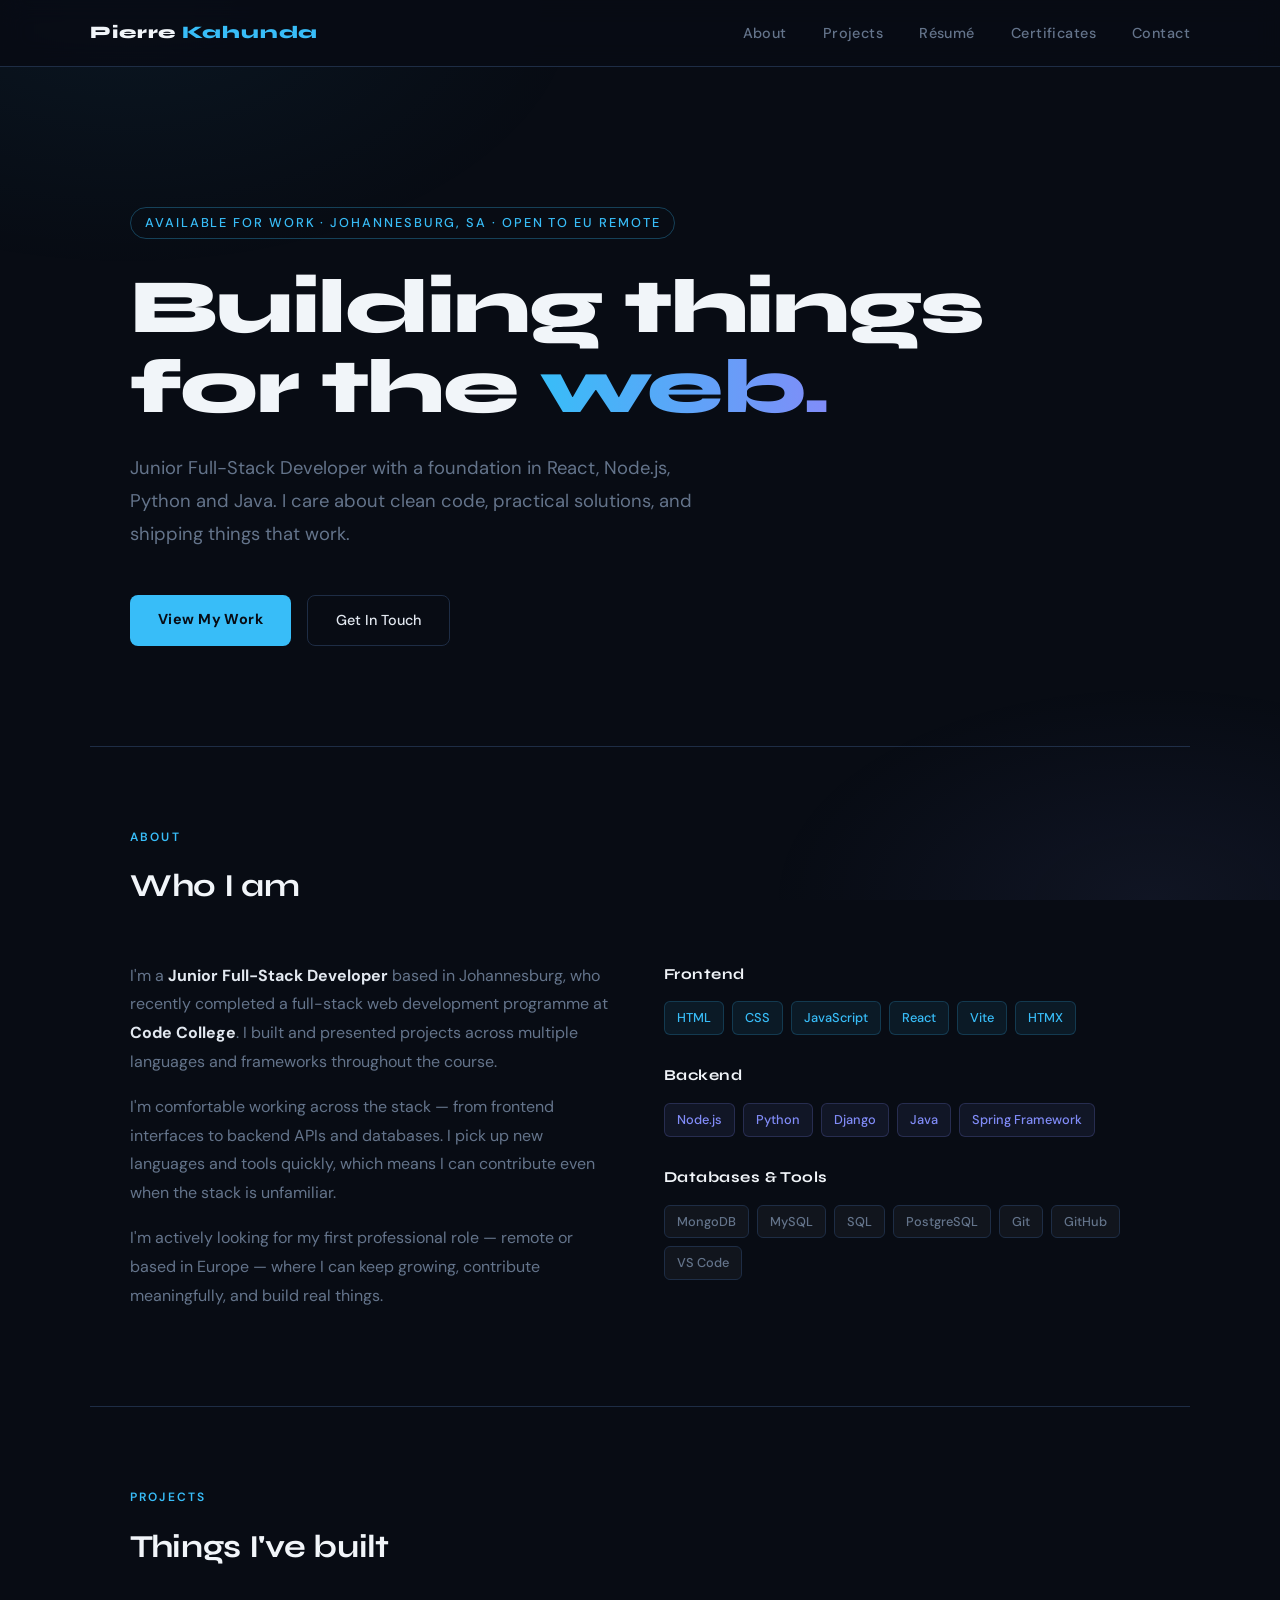
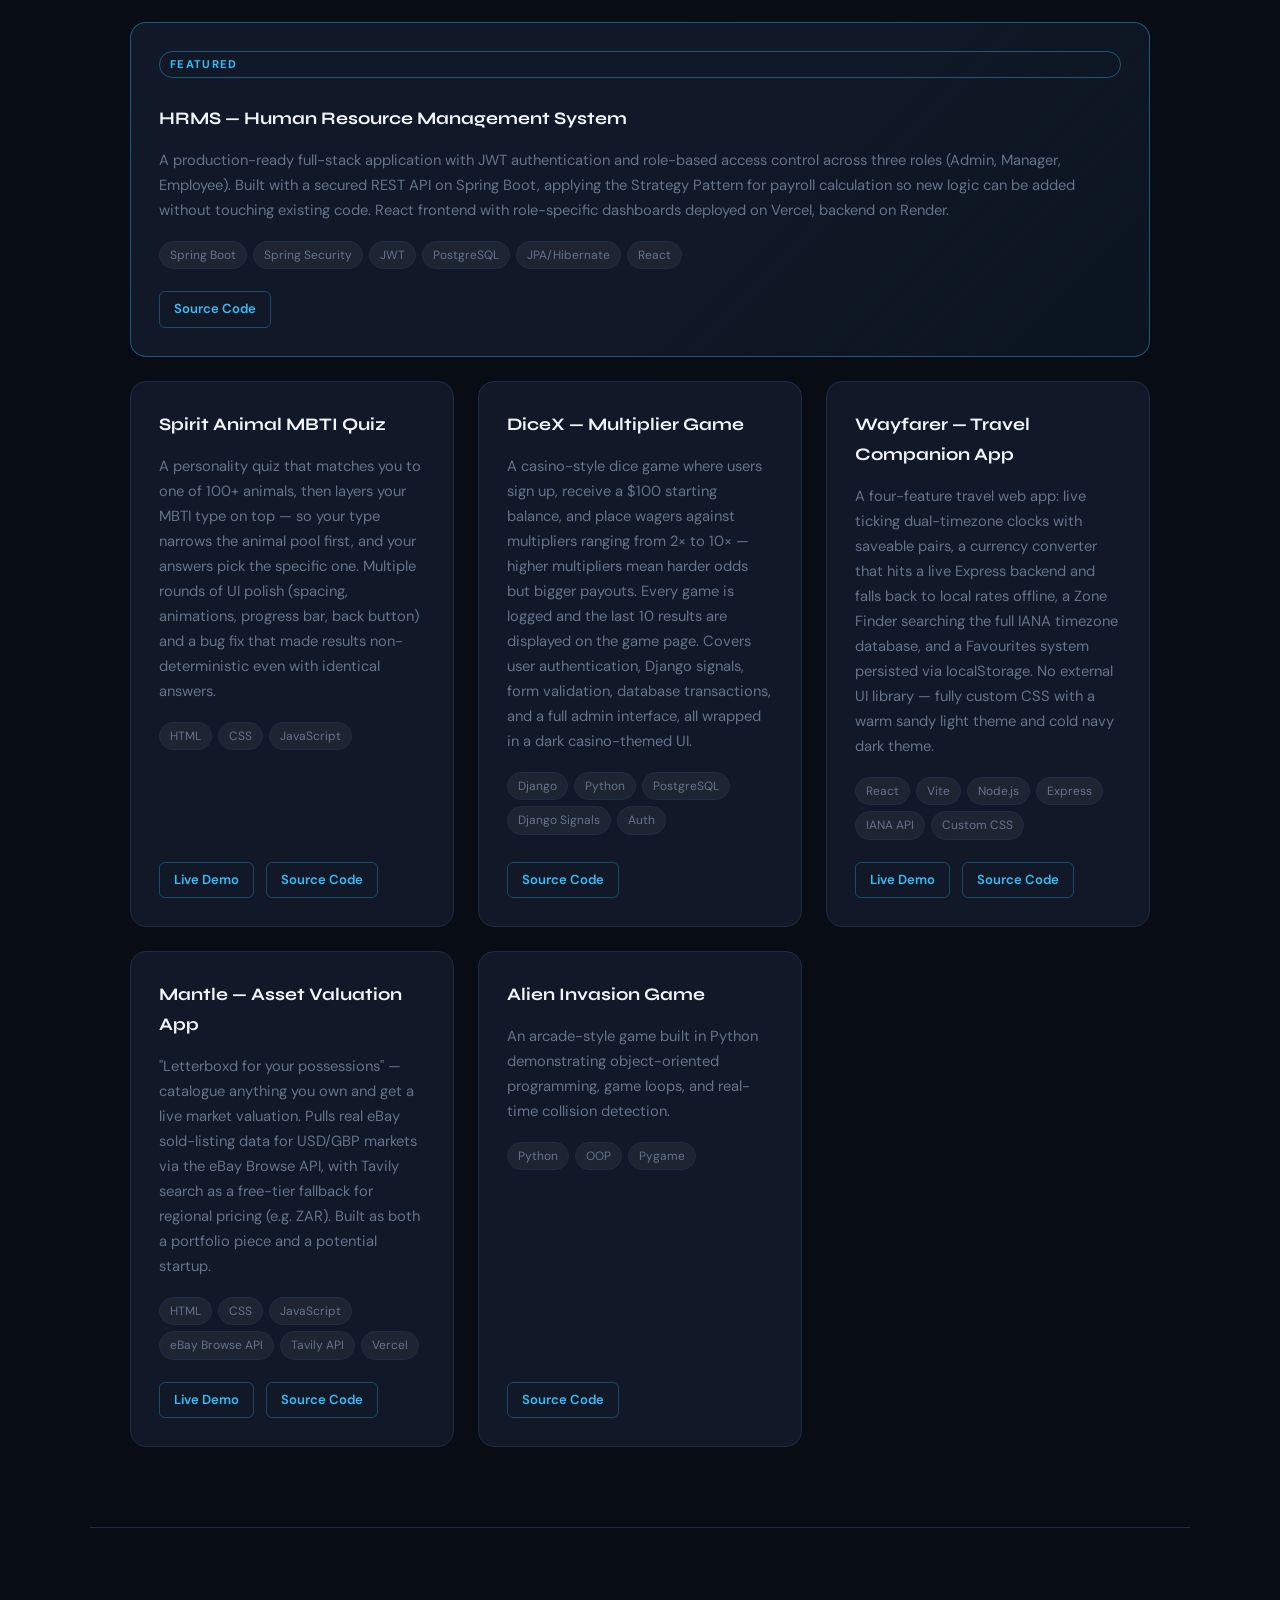
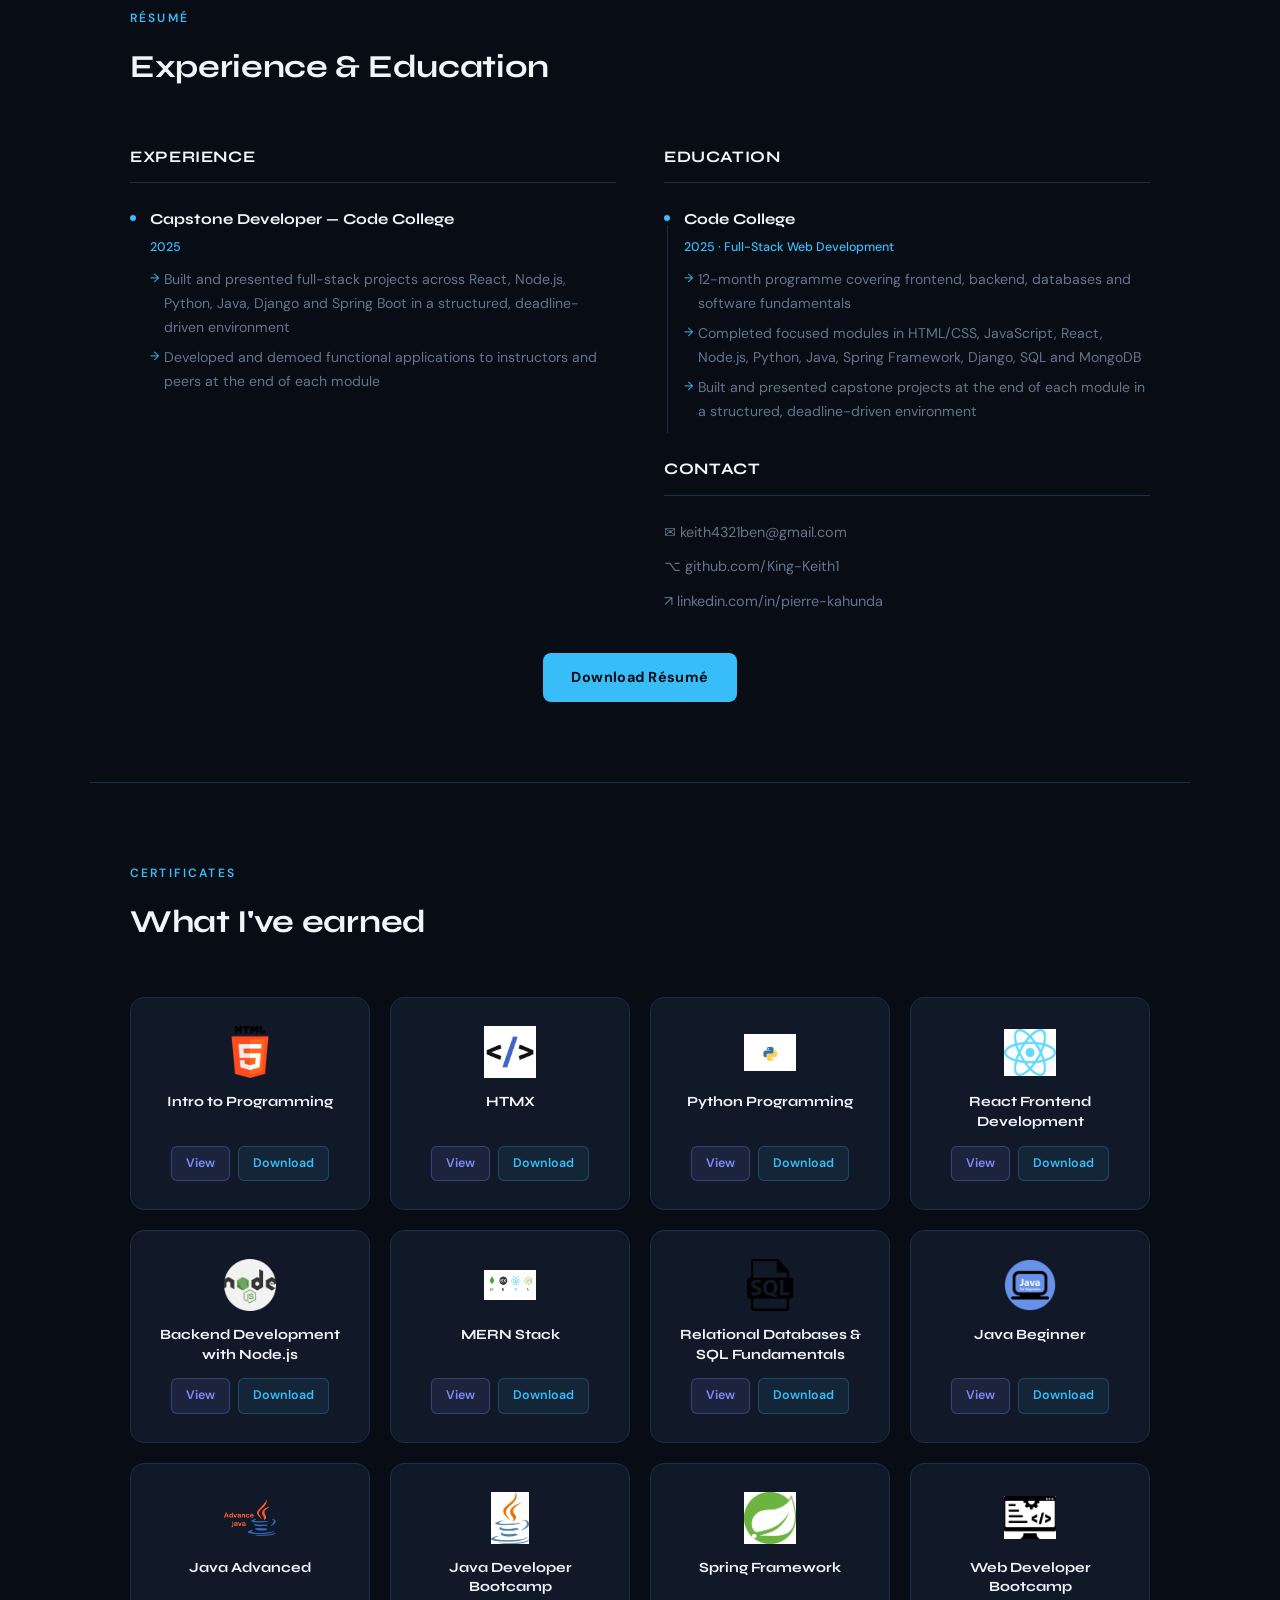
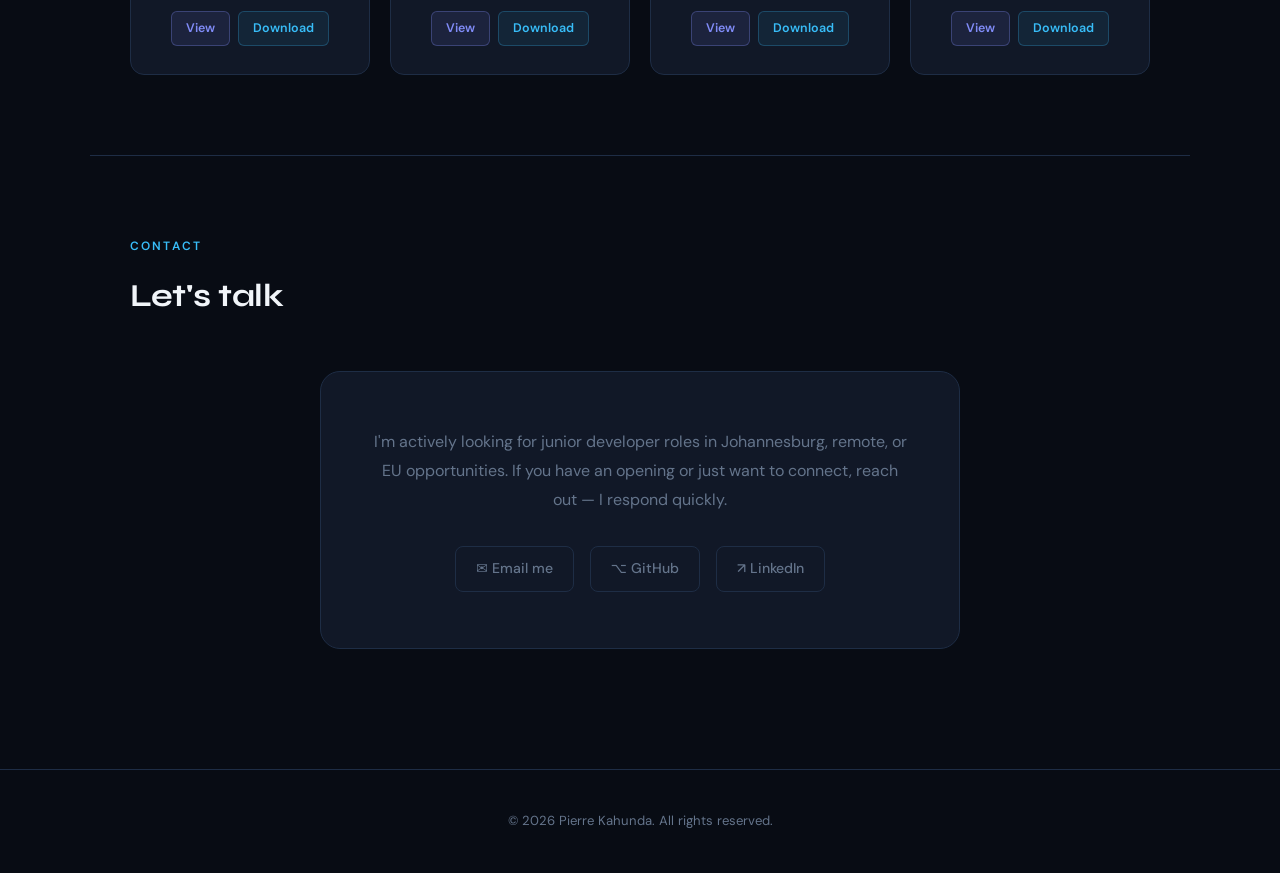
<file: index.html>
<!DOCTYPE html>
<html lang="en">
<head>
  <meta charset="UTF-8" />
  <meta name="viewport" content="width=device-width, initial-scale=1.0" />
  <title>Pierre Kahunda | Junior Full-Stack Developer</title>
  <link href="https://fonts.googleapis.com/css2?family=Syne:wght@400;600;700;800&family=DM+Sans:wght@300;400;500&display=swap" rel="stylesheet">
  <style>
    /* =====================
       Variables & Reset
    ===================== */
    :root {
      --bg:        #080c14;
      --bg2:       #0d1320;
      --card:      #111827;
      --border:    #1e2d45;
      --accent:    #38bdf8;
      --accent2:   #818cf8;
      --text:      #e2e8f0;
      --muted:     #64748b;
      --heading:   #f1f5f9;
    }

    *, *::before, *::after { margin:0; padding:0; box-sizing:border-box; }

    html { scroll-behavior: smooth; }

    body {
      font-family: 'DM Sans', system-ui, sans-serif;
      background: var(--bg);
      color: var(--text);
      line-height: 1.7;
      overflow-x: hidden;
    }

    /* =====================
       Noise + Gradient BG
    ===================== */
    body::before {
      content: '';
      position: fixed;
      inset: 0;
      background:
        radial-gradient(ellipse 60% 50% at 10% 0%, rgba(56,189,248,0.06) 0%, transparent 60%),
        radial-gradient(ellipse 50% 40% at 90% 100%, rgba(129,140,248,0.07) 0%, transparent 60%);
      pointer-events: none;
      z-index: 0;
    }

    /* =====================
       Loading Screen
    ===================== */
    #loading-screen {
      position: fixed;
      inset: 0;
      background: var(--bg);
      display: flex;
      align-items: center;
      justify-content: center;
      z-index: 9999;
      transition: opacity 0.4s ease;
    }

    .loader-name {
      font-family: 'Syne', sans-serif;
      font-size: 1.4rem;
      font-weight: 700;
      color: var(--accent);
      letter-spacing: 0.2em;
      animation: pulse 1s ease infinite;
    }

    @keyframes pulse {
      0%, 100% { opacity: 1; }
      50% { opacity: 0.3; }
    }

    /* =====================
       Navigation
    ===================== */
    header {
      position: sticky;
      top: 0;
      z-index: 100;
      background: rgba(8, 12, 20, 0.9);
      backdrop-filter: blur(12px);
      border-bottom: 1px solid var(--border);
      padding: 18px 40px;
    }

    nav {
      max-width: 1100px;
      margin: 0 auto;
      display: flex;
      justify-content: space-between;
      align-items: center;
    }

    .nav-logo {
      font-family: 'Syne', sans-serif;
      font-weight: 800;
      font-size: 1.1rem;
      color: var(--heading);
      letter-spacing: 0.05em;
    }

    .nav-logo span { color: var(--accent); }

    nav ul {
      list-style: none;
      display: flex;
      gap: 36px;
    }

    nav a {
      color: var(--muted);
      text-decoration: none;
      font-size: 0.9rem;
      font-weight: 500;
      letter-spacing: 0.03em;
      transition: color 0.2s;
      position: relative;
    }

    nav a::after {
      content: '';
      position: absolute;
      bottom: -4px;
      left: 0;
      width: 0;
      height: 1px;
      background: var(--accent);
      transition: width 0.25s ease;
    }

    nav a:hover { color: var(--accent); }
    nav a:hover::after { width: 100%; }

    /* =====================
       Hero
    ===================== */
    .hero {
      position: relative;
      z-index: 1;
      padding: 140px 40px 100px;
      max-width: 1100px;
      margin: 0 auto;
    }

    .hero-tag {
      display: inline-block;
      font-size: 0.8rem;
      font-weight: 500;
      letter-spacing: 0.15em;
      text-transform: uppercase;
      color: var(--accent);
      border: 1px solid rgba(56,189,248,0.3);
      padding: 4px 14px;
      border-radius: 100px;
      margin-bottom: 28px;
    }

    .hero h1 {
      font-family: 'Syne', sans-serif;
      font-size: clamp(2.8rem, 6vw, 5rem);
      font-weight: 800;
      color: var(--heading);
      line-height: 1.05;
      margin-bottom: 24px;
      letter-spacing: -0.02em;
    }

    .hero h1 .accent-word {
      background: linear-gradient(90deg, var(--accent), var(--accent2));
      -webkit-background-clip: text;
      -webkit-text-fill-color: transparent;
      background-clip: text;
    }

    .hero-sub {
      font-size: 1.15rem;
      color: var(--muted);
      max-width: 580px;
      margin-bottom: 44px;
      line-height: 1.8;
    }

    .hero-cta {
      display: flex;
      gap: 16px;
      flex-wrap: wrap;
    }

    .btn-primary {
      display: inline-block;
      padding: 12px 28px;
      background: var(--accent);
      color: #080c14;
      font-weight: 700;
      font-size: 0.9rem;
      border-radius: 8px;
      text-decoration: none;
      letter-spacing: 0.03em;
      transition: transform 0.2s, box-shadow 0.2s;
    }

    .btn-primary:hover {
      transform: translateY(-2px);
      box-shadow: 0 8px 24px rgba(56,189,248,0.3);
    }

    .btn-ghost {
      display: inline-block;
      padding: 12px 28px;
      background: transparent;
      color: var(--text);
      font-weight: 500;
      font-size: 0.9rem;
      border-radius: 8px;
      border: 1px solid var(--border);
      text-decoration: none;
      transition: border-color 0.2s, color 0.2s;
    }

    .btn-ghost:hover {
      border-color: var(--accent);
      color: var(--accent);
    }

    /* =====================
       Section Base
    ===================== */
    .section {
      position: relative;
      z-index: 1;
      padding: 80px 40px;
      max-width: 1100px;
      margin: 0 auto;
    }

    .section-label {
      font-size: 0.75rem;
      font-weight: 600;
      letter-spacing: 0.18em;
      text-transform: uppercase;
      color: var(--accent);
      margin-bottom: 12px;
    }

    .section h2 {
      font-family: 'Syne', sans-serif;
      font-size: 2rem;
      font-weight: 700;
      color: var(--heading);
      margin-bottom: 48px;
      letter-spacing: -0.01em;
    }

    /* =====================
       About
    ===================== */
    .about-grid {
      display: grid;
      grid-template-columns: 1fr 1fr;
      gap: 48px;
      align-items: start;
    }

    .about-text p {
      color: var(--muted);
      margin-bottom: 16px;
      font-size: 1rem;
      line-height: 1.8;
    }

    .about-text p strong { color: var(--text); }

    .skills-block h3 {
      font-family: 'Syne', sans-serif;
      font-size: 0.95rem;
      font-weight: 700;
      color: var(--heading);
      margin-bottom: 14px;
      letter-spacing: 0.03em;
    }

    .skill-tags {
      display: flex;
      flex-wrap: wrap;
      gap: 8px;
      margin-bottom: 28px;
    }

    .tag {
      font-size: 0.8rem;
      padding: 5px 12px;
      border-radius: 6px;
      background: rgba(56,189,248,0.08);
      border: 1px solid rgba(56,189,248,0.2);
      color: var(--accent);
      font-weight: 500;
    }

    .tag.purple {
      background: rgba(129,140,248,0.08);
      border-color: rgba(129,140,248,0.2);
      color: var(--accent2);
    }

    .tag.neutral {
      background: rgba(255,255,255,0.04);
      border-color: var(--border);
      color: var(--muted);
    }

    /* =====================
       Projects
    ===================== */
    .projects-grid {
      display: grid;
      grid-template-columns: repeat(auto-fit, minmax(300px, 1fr));
      gap: 24px;
    }

    .project-card {
      background: var(--card);
      border: 1px solid var(--border);
      border-radius: 16px;
      padding: 28px;
      transition: transform 0.25s, border-color 0.25s, box-shadow 0.25s;
      display: flex;
      flex-direction: column;
      gap: 14px;
    }

    .project-card:hover {
      transform: translateY(-5px);
      border-color: rgba(56,189,248,0.45);
      box-shadow: 0 12px 40px rgba(0,0,0,0.5), 0 0 0 1px rgba(56,189,248,0.08) inset;
    }

    .project-card.purple-accent:hover {
      border-color: rgba(129,140,248,0.45);
      box-shadow: 0 12px 40px rgba(0,0,0,0.5), 0 0 0 1px rgba(129,140,248,0.08) inset;
    }

    .project-card h3 {
      font-family: 'Syne', sans-serif;
      font-size: 1.1rem;
      font-weight: 700;
      color: var(--heading);
    }

    .project-card p {
      color: var(--muted);
      font-size: 0.92rem;
      line-height: 1.7;
    }

    .project-tech {
      display: flex;
      flex-wrap: wrap;
      gap: 6px;
      margin-top: 4px;
    }

    .project-tech span {
      font-size: 0.75rem;
      padding: 3px 10px;
      border-radius: 100px;
      background: rgba(255,255,255,0.05);
      border: 1px solid var(--border);
      color: var(--muted);
    }

    .project-links {
      display: flex;
      gap: 12px;
      margin-top: auto;
      padding-top: 8px;
    }

    .project-links a {
      font-size: 0.82rem;
      font-weight: 600;
      color: var(--accent);
      text-decoration: none;
      padding: 6px 14px;
      border: 1px solid rgba(56,189,248,0.3);
      border-radius: 6px;
      transition: background 0.2s, color 0.2s;
    }

    .project-links a:hover {
      background: rgba(56,189,248,0.1);
    }

    .project-card.featured {
      border-color: rgba(56,189,248,0.4);
      background: linear-gradient(135deg, #111827 60%, rgba(56,189,248,0.05));
      grid-column: 1 / -1;
    }

    .featured-badge {
      display: inline-block;
      font-size: 0.7rem;
      font-weight: 700;
      letter-spacing: 0.12em;
      text-transform: uppercase;
      color: var(--accent);
      border: 1px solid rgba(56,189,248,0.4);
      padding: 3px 10px;
      border-radius: 100px;
      margin-bottom: 12px;
    }

    /* =====================
       Resume / Experience
    ===================== */
    .resume-grid {
      display: grid;
      grid-template-columns: 1fr 1fr;
      gap: 48px;
    }

    .resume-col h3 {
      font-family: 'Syne', sans-serif;
      font-size: 1rem;
      font-weight: 700;
      color: var(--heading);
      margin-bottom: 24px;
      padding-bottom: 12px;
      border-bottom: 1px solid var(--border);
      letter-spacing: 0.04em;
      text-transform: uppercase;
    }

    .timeline-item {
      position: relative;
      padding-left: 20px;
      margin-bottom: 32px;
    }

    .timeline-item::before {
      content: '';
      position: absolute;
      left: 0;
      top: 8px;
      width: 6px;
      height: 6px;
      border-radius: 50%;
      background: var(--accent);
    }

    .timeline-item::after {
      content: '';
      position: absolute;
      left: 2.5px;
      top: 18px;
      width: 1px;
      height: calc(100% - 8px);
      background: var(--border);
    }

    .timeline-item:last-child::after { display: none; }

    .timeline-item h4 {
      font-family: 'Syne', sans-serif;
      font-size: 0.95rem;
      font-weight: 700;
      color: var(--heading);
      margin-bottom: 4px;
    }

    .timeline-date {
      font-size: 0.78rem;
      color: var(--accent);
      margin-bottom: 10px;
      font-weight: 500;
    }

    .timeline-item ul {
      list-style: none;
      display: flex;
      flex-direction: column;
      gap: 6px;
    }

    .timeline-item li {
      font-size: 0.88rem;
      color: var(--muted);
      padding-left: 14px;
      position: relative;
    }

    .timeline-item li::before {
      content: '→';
      position: absolute;
      left: 0;
      color: var(--accent);
      font-size: 0.75rem;
    }

    .contact-items {
      display: flex;
      flex-direction: column;
      gap: 10px;
    }

    .contact-items a {
      color: var(--muted);
      text-decoration: none;
      font-size: 0.9rem;
      transition: color 0.2s;
    }

    .contact-items a:hover { color: var(--accent); }

    .resume-download {
      margin-top: 40px;
      text-align: center;
    }

    /* =====================
       Certificates
    ===================== */
    .cert-grid {
      display: grid;
      grid-template-columns: repeat(auto-fit, minmax(220px, 1fr));
      gap: 20px;
    }

    .cert-card {
      background: var(--card);
      border: 1px solid var(--border);
      border-radius: 14px;
      padding: 28px 20px;
      text-align: center;
      display: flex;
      flex-direction: column;
      align-items: center;
      gap: 14px;
      transition: border-color 0.25s, transform 0.25s;
    }

    .cert-card:hover {
      border-color: rgba(129,140,248,0.4);
      transform: translateY(-3px);
    }

    .cert-logo {
      width: 52px;
      height: 52px;
      object-fit: contain;
    }

    .cert-card h3 {
      font-family: 'Syne', sans-serif;
      font-size: 0.88rem;
      font-weight: 700;
      color: var(--heading);
      line-height: 1.4;
    }

    .cert-actions {
      display: flex;
      gap: 8px;
      margin-top: auto;
    }

    .btn-view, .btn-download {
      font-size: 0.78rem;
      padding: 6px 14px;
      border-radius: 6px;
      text-decoration: none;
      font-weight: 600;
      transition: background 0.2s;
    }

    .btn-view {
      background: rgba(129,140,248,0.1);
      border: 1px solid rgba(129,140,248,0.3);
      color: var(--accent2);
    }

    .btn-view:hover { background: rgba(129,140,248,0.2); }

    .btn-download {
      background: rgba(56,189,248,0.08);
      border: 1px solid rgba(56,189,248,0.25);
      color: var(--accent);
    }

    .btn-download:hover { background: rgba(56,189,248,0.18); }

    /* =====================
       Contact
    ===================== */
    .contact-wrapper {
      background: var(--card);
      border: 1px solid var(--border);
      border-radius: 20px;
      padding: 56px 48px;
      text-align: center;
      max-width: 640px;
      margin: 0 auto;
    }

    .contact-wrapper p {
      color: var(--muted);
      margin-bottom: 32px;
      line-height: 1.8;
    }

    .contact-links {
      display: flex;
      justify-content: center;
      gap: 16px;
      flex-wrap: wrap;
    }

    .contact-link {
      display: inline-flex;
      align-items: center;
      gap: 8px;
      padding: 10px 20px;
      border-radius: 8px;
      border: 1px solid var(--border);
      color: var(--muted);
      font-size: 0.88rem;
      font-weight: 500;
      text-decoration: none;
      transition: border-color 0.2s, color 0.2s;
    }

    .contact-link:hover {
      border-color: var(--accent);
      color: var(--accent);
    }

    /* =====================
       Footer
    ===================== */
    footer {
      text-align: center;
      padding: 40px 20px;
      color: var(--muted);
      font-size: 0.82rem;
      border-top: 1px solid var(--border);
      margin-top: 40px;
    }

    /* =====================
       Divider
    ===================== */
    .divider {
      max-width: 1100px;
      margin: 0 auto;
      border: none;
      border-top: 1px solid var(--border);
    }

    /* =====================
       Responsive
    ===================== */
    @media (max-width: 768px) {
      header { padding: 16px 20px; }
      nav ul { gap: 20px; }
      .hero { padding: 100px 20px 60px; }
      .section { padding: 60px 20px; }
      .about-grid, .resume-grid { grid-template-columns: 1fr; gap: 32px; }
      .contact-wrapper { padding: 36px 24px; }
    }

    /* =====================
       Animations
    ===================== */
    .fade-in {
      opacity: 0;
      transform: translateY(20px);
      transition: opacity 0.6s ease, transform 0.6s ease;
    }

    .fade-in.visible {
      opacity: 1;
      transform: translateY(0);
    }
  </style>
</head>

<body>

  <!-- Loading Screen -->
  <div id="loading-screen">
    <div class="loader-name">PK</div>
  </div>

  <!-- Navigation -->
  <header>
    <nav>
      <div class="nav-logo">Pierre <span>Kahunda</span></div>
      <ul>
        <li><a href="#about">About</a></li>
        <li><a href="#projects">Projects</a></li>
        <li><a href="#resume">Résumé</a></li>
        <li><a href="#certificates">Certificates</a></li>
        <li><a href="#contact">Contact</a></li>
      </ul>
    </nav>
  </header>

  <!-- Hero -->
  <section class="hero fade-in">
    <div class="hero-tag">Available for work · Johannesburg, SA · Open to EU remote</div>
    <h1>Building things<br>for the <span class="accent-word">web.</span></h1>
    <p class="hero-sub">
      Junior Full-Stack Developer with a foundation in React, Node.js, Python and Java.
      I care about clean code, practical solutions, and shipping things that work.
    </p>
    <div class="hero-cta">
      <a href="#projects" class="btn-primary">View My Work</a>
      <a href="#contact" class="btn-ghost">Get In Touch</a>
    </div>
  </section>

  <hr class="divider">

  <!-- About -->
  <section id="about" class="section fade-in">
    <div class="section-label">About</div>
    <h2>Who I am</h2>

    <div class="about-grid">
      <div class="about-text">
        <p>
          I'm a <strong>Junior Full-Stack Developer</strong> based in Johannesburg,
          who recently completed a full-stack web development programme at <strong>Code College</strong>.
          I built and presented projects across multiple languages and frameworks throughout the course.
        </p>
        <p>
          I'm comfortable working across the stack — from frontend interfaces to backend APIs
          and databases. I pick up new languages and tools quickly, which means I can
          contribute even when the stack is unfamiliar.
        </p>
        <p>
          I'm actively looking for my first professional role — remote or based in Europe —
          where I can keep growing, contribute meaningfully, and build real things.
        </p>
      </div>

      <div class="skills-block">
        <h3>Frontend</h3>
        <div class="skill-tags">
          <span class="tag">HTML</span>
          <span class="tag">CSS</span>
          <span class="tag">JavaScript</span>
          <span class="tag">React</span>
          <span class="tag">Vite</span>
          <span class="tag">HTMX</span>
        </div>

        <h3>Backend</h3>
        <div class="skill-tags">
          <span class="tag purple">Node.js</span>
          <span class="tag purple">Python</span>
          <span class="tag purple">Django</span>
          <span class="tag purple">Java</span>
          <span class="tag purple">Spring Framework</span>
        </div>

        <h3>Databases & Tools</h3>
        <div class="skill-tags">
          <span class="tag neutral">MongoDB</span>
          <span class="tag neutral">MySQL</span>
          <span class="tag neutral">SQL</span>
          <span class="tag neutral">PostgreSQL</span>
          <span class="tag neutral">Git</span>
          <span class="tag neutral">GitHub</span>
          <span class="tag neutral">VS Code</span>
        </div>
      </div>
    </div>
  </section>

  <hr class="divider">

  <!-- Projects -->
  <section id="projects" class="section fade-in">
    <div class="section-label">Projects</div>
    <h2>Things I've built</h2>

    <div class="projects-grid">

      <div class="project-card featured">
        <div class="featured-badge">Featured</div>
        <h3>HRMS — Human Resource Management System</h3>
        <p>
          A production-ready full-stack application with JWT authentication and role-based
          access control across three roles (Admin, Manager, Employee). Built with a secured
          REST API on Spring Boot, applying the Strategy Pattern for payroll calculation so
          new logic can be added without touching existing code. React frontend with
          role-specific dashboards deployed on Vercel, backend on Render.
        </p>
        <div class="project-tech">
          <span>Spring Boot</span><span>Spring Security</span><span>JWT</span>
          <span>PostgreSQL</span><span>JPA/Hibernate</span><span>React</span>
        </div>
        <div class="project-links">
          <a href="https://github.com/King-Keith1/hrms-main" target="_blank">Source Code</a>
        </div>
      </div>

      <div class="project-card">
        <h3>Spirit Animal MBTI Quiz</h3>
        <p>
          A personality quiz that matches you to one of 100+ animals, then layers your
          MBTI type on top — so your type narrows the animal pool first, and your answers
          pick the specific one. Multiple rounds of UI polish (spacing, animations, progress
          bar, back button) and a bug fix that made results non-deterministic even with
          identical answers.
        </p>
        <div class="project-tech">
          <span>HTML</span><span>CSS</span><span>JavaScript</span>
        </div>
        <div class="project-links">
          <a href="https://spiritanimalmbtii.netlify.app/" target="_blank">Live Demo</a>
          <a href="https://github.com/King-Keith1/spirit_animals" target="_blank">Source Code</a>
        </div>
      </div>

      <div class="project-card">
        <h3>DiceX — Multiplier Game</h3>
        <p>
          A casino-style dice game where users sign up, receive a $100 starting balance,
          and place wagers against multipliers ranging from 2× to 10× — higher multipliers
          mean harder odds but bigger payouts. Every game is logged and the last 10 results
          are displayed on the game page. Covers user authentication, Django signals, form
          validation, database transactions, and a full admin interface, all wrapped in a
          dark casino-themed UI.
        </p>
        <div class="project-tech">
          <span>Django</span><span>Python</span><span>PostgreSQL</span><span>Django Signals</span><span>Auth</span>
        </div>
        <div class="project-links">
          <a href="https://github.com/King-Keith1/gamble" target="_blank">Source Code</a>
        </div>
      </div>

      <div class="project-card">
        <h3>Wayfarer — Travel Companion App</h3>
        <p>
          A four-feature travel web app: live ticking dual-timezone clocks with saveable pairs,
          a currency converter that hits a live Express backend and falls back to local rates
          offline, a Zone Finder searching the full IANA timezone database, and a Favourites
          system persisted via localStorage. No external UI library — fully custom CSS with a
          warm sandy light theme and cold navy dark theme.
        </p>
        <div class="project-tech">
          <span>React</span><span>Vite</span><span>Node.js</span><span>Express</span><span>IANA API</span><span>Custom CSS</span>
        </div>
        <div class="project-links">
          <a href="https://wayfarer-fawn.vercel.app/" target="_blank">Live Demo</a>
          <a href="https://github.com/King-Keith1/time-currency-app" target="_blank">Source Code</a>
        </div>
      </div>

      <div class="project-card purple-accent">
        <h3>Mantle — Asset Valuation App</h3>
        <p>
          "Letterboxd for your possessions" — catalogue anything you own and get a live
          market valuation. Pulls real eBay sold-listing data for USD/GBP markets via the
          eBay Browse API, with Tavily search as a free-tier fallback for regional pricing
          (e.g. ZAR). Built as both a portfolio piece and a potential startup.
        </p>
        <div class="project-tech">
          <span>HTML</span><span>CSS</span><span>JavaScript</span><span>eBay Browse API</span><span>Tavily API</span><span>Vercel</span>
        </div>
        <div class="project-links">
          <a href="https://mantle-drab.vercel.app/" target="_blank">Live Demo</a>
          <a href="https://github.com/King-Keith1/Mantle" target="_blank">Source Code</a>
        </div>
      </div>

      <div class="project-card">
        <h3>Alien Invasion Game</h3>
        <p>
          An arcade-style game built in Python demonstrating object-oriented programming,
          game loops, and real-time collision detection.
        </p>
        <div class="project-tech">
          <span>Python</span><span>OOP</span><span>Pygame</span>
        </div>
        <div class="project-links">
          <a href="https://github.com/King-Keith1/alien-invasion" target="_blank">Source Code</a>
        </div>
      </div>

    </div>
  </section>

  <hr class="divider">

  <!-- Resume -->
  <section id="resume" class="section fade-in">
    <div class="section-label">Résumé</div>
    <h2>Experience & Education</h2>

    <div class="resume-grid">
      <div class="resume-col">
        <h3>Experience</h3>

        <div class="timeline-item">
          <h4>Capstone Developer — Code College</h4>
          <div class="timeline-date">2025</div>
          <ul>
            <li>Built and presented full-stack projects across React, Node.js, Python, Java, Django and Spring Boot in a structured, deadline-driven environment</li>
            <li>Developed and demoed functional applications to instructors and peers at the end of each module</li>
          </ul>
        </div>
      </div>

      <div class="resume-col">
        <h3>Education</h3>

        <div class="timeline-item">
          <h4>Code College</h4>
          <div class="timeline-date">2025 · Full-Stack Web Development</div>
          <ul>
            <li>12-month programme covering frontend, backend, databases and software fundamentals</li>
            <li>Completed focused modules in HTML/CSS, JavaScript, React, Node.js, Python, Java, Spring Framework, Django, SQL and MongoDB</li>
            <li>Built and presented capstone projects at the end of each module in a structured, deadline-driven environment</li>
          </ul>
        </div>

        <h3 style="margin-top:32px;">Contact</h3>
        <div class="contact-items">
          <a href="mailto:keith4321ben@gmail.com">✉ keith4321ben@gmail.com</a>
          <a href="https://github.com/King-Keith1" target="_blank">⌥ github.com/King-Keith1</a>
          <a href="https://www.linkedin.com/in/pierre-kahunda-56320a2a0" target="_blank">↗ linkedin.com/in/pierre-kahunda</a>
        </div>
      </div>
    </div>

    <div class="resume-download">
      <a href="documents/Pierre-Kahunda-Resume.docx" target="_blank" class="btn-primary">Download Résumé</a>
    </div>
  </section>

  <hr class="divider">

  <!-- Certificates -->
  <section id="certificates" class="section fade-in">
    <div class="section-label">Certificates</div>
    <h2>What I've earned</h2>

    <div class="cert-grid">

      <div class="cert-card">
        <img src="images/icons/html.png" alt="Intro to Programming" class="cert-logo">
        <h3>Intro to Programming</h3>
        <div class="cert-actions">
          <a href="documents/certificates/intro-to-programming.pdf" target="_blank" class="btn-view">View</a>
          <a href="documents/certificates/intro-to-programming.pdf" download class="btn-download">Download</a>
        </div>
      </div>

      <div class="cert-card">
        <img src="images/icons/htmx.png" alt="HTMX" class="cert-logo">
        <h3>HTMX</h3>
        <div class="cert-actions">
          <a href="documents/certificates/htmx.pdf" target="_blank" class="btn-view">View</a>
          <a href="documents/certificates/htmx.pdf" download class="btn-download">Download</a>
        </div>
      </div>

      <div class="cert-card">
        <img src="images/icons/python.png" alt="Python" class="cert-logo">
        <h3>Python Programming</h3>
        <div class="cert-actions">
          <a href="documents/certificates/python.pdf" target="_blank" class="btn-view">View</a>
          <a href="documents/certificates/python.pdf" download class="btn-download">Download</a>
        </div>
      </div>

      <div class="cert-card">
        <img src="images/icons/react.png" alt="React" class="cert-logo">
        <h3>React Frontend Development</h3>
        <div class="cert-actions">
          <a href="documents/certificates/react.pdf" target="_blank" class="btn-view">View</a>
          <a href="documents/certificates/react.pdf" download class="btn-download">Download</a>
        </div>
      </div>

      <div class="cert-card">
        <img src="images/icons/node.png" alt="Node.js" class="cert-logo">
        <h3>Backend Development with Node.js</h3>
        <div class="cert-actions">
          <a href="documents/certificates/nodejs.pdf" target="_blank" class="btn-view">View</a>
          <a href="documents/certificates/nodejs.pdf" download class="btn-download">Download</a>
        </div>
      </div>

      <div class="cert-card">
        <img src="images/icons/mern.png" alt="MERN Stack" class="cert-logo">
        <h3>MERN Stack</h3>
        <div class="cert-actions">
          <a href="documents/certificates/mern-stack.pdf" target="_blank" class="btn-view">View</a>
          <a href="documents/certificates/mern-stack.pdf" download class="btn-download">Download</a>
        </div>
      </div>

      <div class="cert-card">
        <img src="images/icons/sql.png" alt="SQL" class="cert-logo">
        <h3>Relational Databases & SQL Fundamentals</h3>
        <div class="cert-actions">
          <a href="documents/certificates/sql.pdf" target="_blank" class="btn-view">View</a>
          <a href="documents/certificates/sql.pdf" download class="btn-download">Download</a>
        </div>
      </div>

      <div class="cert-card">
        <img src="images/icons/java-beginner.png" alt="Java Beginner" class="cert-logo">
        <h3>Java Beginner</h3>
        <div class="cert-actions">
          <a href="documents/certificates/java-beginner.pdf" target="_blank" class="btn-view">View</a>
          <a href="documents/certificates/java-beginner.pdf" download class="btn-download">Download</a>
        </div>
      </div>

      <div class="cert-card">
        <img src="images/icons/java-advanced.png" alt="Java Advanced" class="cert-logo">
        <h3>Java Advanced</h3>
        <div class="cert-actions">
          <a href="documents/certificates/java-advanced.pdf" target="_blank" class="btn-view">View</a>
          <a href="documents/certificates/java-advanced.pdf" download class="btn-download">Download</a>
        </div>
      </div>

      <div class="cert-card">
        <img src="images/icons/java-development.png" alt="Java Developer Bootcamp" class="cert-logo">
        <h3>Java Developer Bootcamp</h3>
        <div class="cert-actions">
          <a href="documents/certificates/java-developer-bootcamp.pdf" target="_blank" class="btn-view">View</a>
          <a href="documents/certificates/java-developer-bootcamp.pdf" download class="btn-download">Download</a>
        </div>
      </div>

      <div class="cert-card">
        <img src="images/icons/spring-framework.png" alt="Spring Framework" class="cert-logo">
        <h3>Spring Framework</h3>
        <div class="cert-actions">
          <a href="documents/certificates/spring-framework.pdf" target="_blank" class="btn-view">View</a>
          <a href="documents/certificates/spring-framework.pdf" download class="btn-download">Download</a>
        </div>
      </div>

      <div class="cert-card">
        <img src="images/icons/web-development.png" alt="Web Developer Bootcamp" class="cert-logo">
        <h3>Web Developer Bootcamp</h3>
        <div class="cert-actions">
          <a href="documents/certificates/web-developer-bootcamp.pdf" target="_blank" class="btn-view">View</a>
          <a href="documents/certificates/web-developer-bootcamp.pdf" download class="btn-download">Download</a>
        </div>
      </div>

    </div>
  </section>

  <hr class="divider">

  <!-- Contact -->
  <section id="contact" class="section fade-in">
    <div class="section-label">Contact</div>
    <h2>Let's talk</h2>

    <div class="contact-wrapper">
      <p>
        I'm actively looking for junior developer roles in Johannesburg, remote, or EU opportunities.
        If you have an opening or just want to connect, reach out — I respond quickly.
      </p>
      <div class="contact-links">
        <a href="mailto:keith4321ben@gmail.com" class="contact-link">✉ Email me</a>
        <a href="https://github.com/King-Keith1" target="_blank" class="contact-link">⌥ GitHub</a>
        <a href="https://www.linkedin.com/in/pierre-kahunda-56320a2a0" target="_blank" class="contact-link">↗ LinkedIn</a>
      </div>
    </div>
  </section>

  <footer>
    <p>&copy; 2026 Pierre Kahunda. All rights reserved.</p>
  </footer>

  <script>
    // Loading screen
    window.addEventListener("load", () => {
      const loader = document.getElementById("loading-screen");
      setTimeout(() => {
        loader.style.opacity = "0";
        setTimeout(() => loader.style.display = "none", 400);
      }, 700);
    });

    // Scroll fade-in
    const observer = new IntersectionObserver((entries) => {
      entries.forEach(el => {
        if (el.isIntersecting) {
          el.target.classList.add('visible');
          observer.unobserve(el.target);
        }
      });
    }, { threshold: 0.1 });

    document.querySelectorAll('.fade-in').forEach(el => observer.observe(el));
  </script>

</body>
</html>
</file>
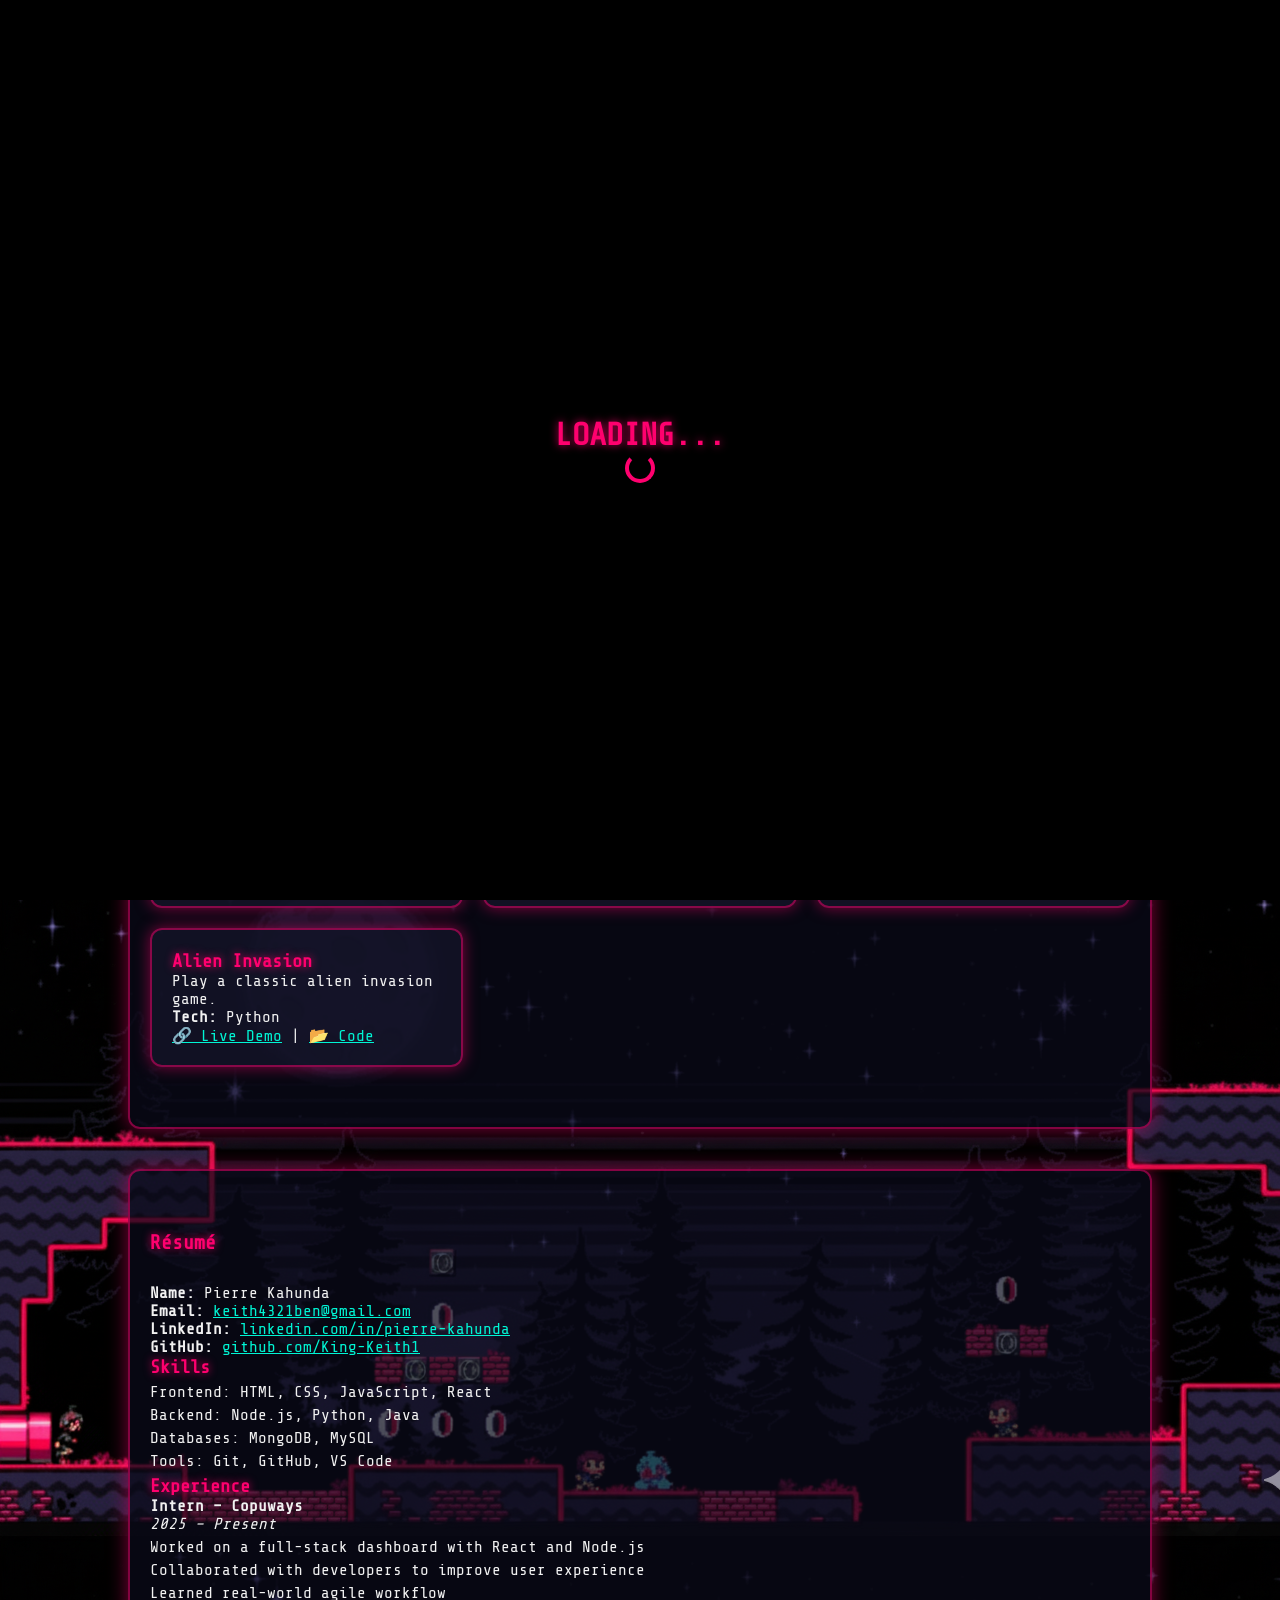
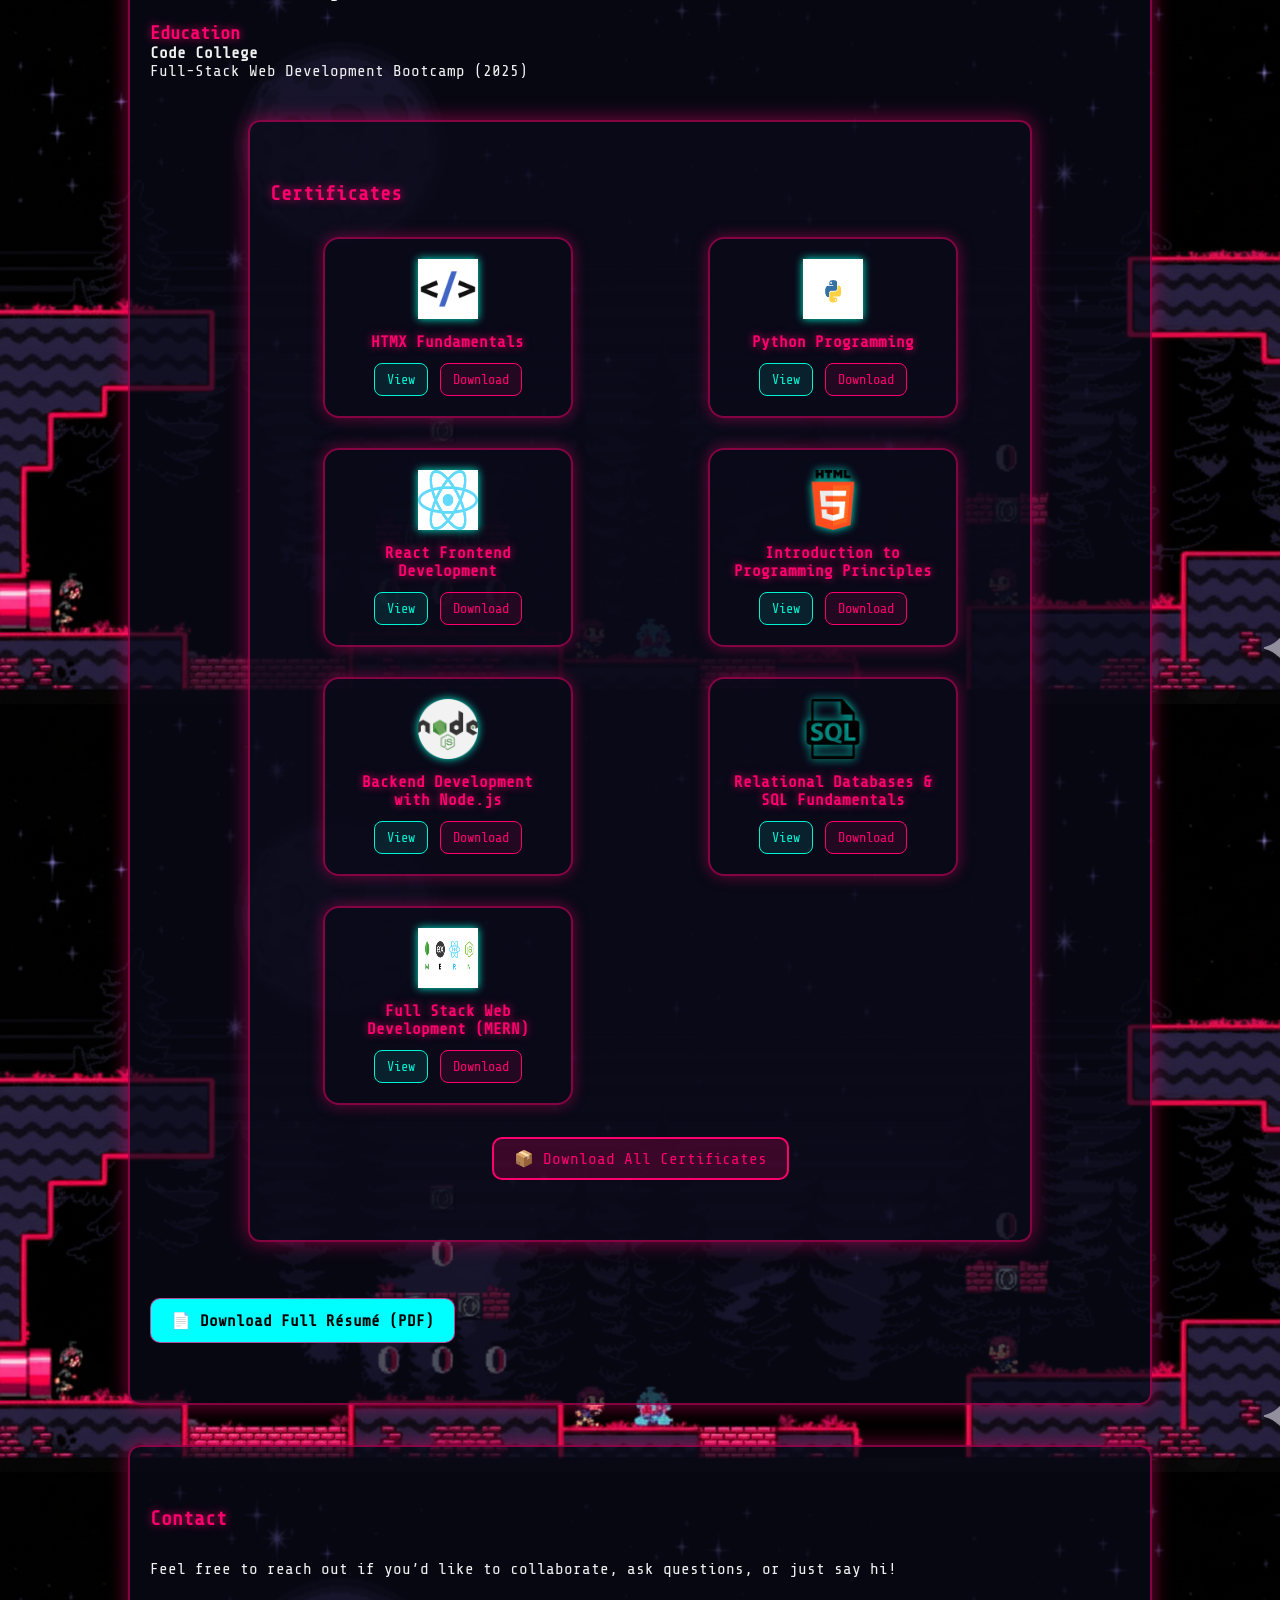
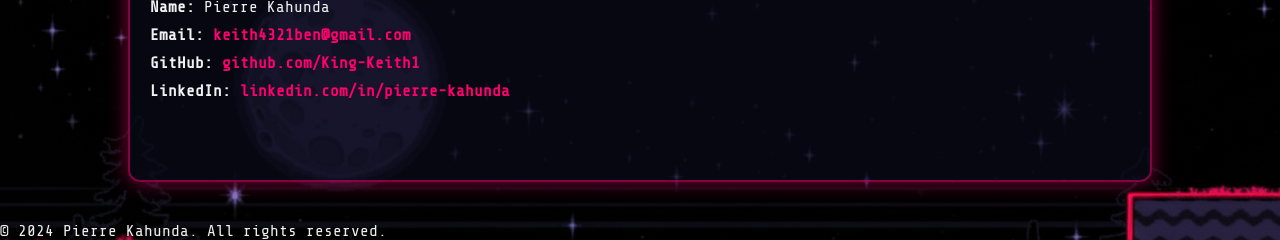
<file: portfolio/index.html>
<!DOCTYPE html>
<html lang="en">

<head>
  <meta charset="UTF-8">
  <meta name="viewport" content="width=device-width, initial-scale=1.0">
  <title>Pierre Kahunda | Portfolio</title>
  <link rel="stylesheet" href="style.css">

  <!-- Retro pixel font -->
  <link href="https://fonts.googleapis.com/css2?family=Share+Tech+Mono&display=swap" rel="stylesheet">
</head>

<body>

  <div id="loading-screen">
    <div class="loading-content">
      <h1 class="loading-text">LOADING...</h1>
      <div class="loading-spinner"></div>
    </div>
  </div>


  <!-- Parallax Background -->
  <div class="parallax">
    <div class="stars layer"></div>
    <div class="stars2 layer"></div>
    <div class="moon layer"></div>
  </div>

  <!-- Navigation -->
  <header>
    <nav>
      <ul>
        <li><a href="#about">About</a></li>
        <li><a href="#projects">Projects</a></li>
        <li><a href="#resume">Résumé</a></li>
        <li><a href="#contact">Contact</a></li>
      </ul>
    </nav>
  </header>

  <!-- Hero Section -->
  <section class="hero">
    <h1>Welcome to My Portfolio</h1>
    <p>Where retro gaming vibes meet modern web dev ✨</p>
  </section>

  <!-- About -->
  <section id="about" class="section glass">
    <h2>About Me</h2>
    <p>
      Hi, I’m <strong>Pierre Kahunda</strong>, a developer passionate about creating web experiences.
      I’m currently a student at <strong>Code College</strong> and interning at <strong>Copuways</strong>.
      I love combining creativity with code, and my goal is to build fun, engaging, and functional applications. 🎮
    </p>
  </section>

  <!-- Projects -->
  <section id="projects" class="section glass">
    <h2>Projects</h2>
    <div class="projects-grid">

      <!-- Spirit Animal -->
      <div class="project-card">
        <h3>Spirit Animal</h3>
        <p>Answer the questions from the quiz, and get your spirit animal.</p>
        <p><strong>Tech:</strong> HTML, CSS, JS</p>
        <a href="https://earnest-daifuku-1c619f.netlify.app/work/animal/spirit%20animal" target="_blank">🔗 Live
          Demo</a> |
        <a href="https://github.com/King-Keith1/spirit_animals" target="_blank">📂 Code</a>
      </div>

      <!-- Show Recommendendor -->
      <div class="project-card">
        <h3>Show Recommendendor</h3>
        <p>Get personalized TV show recommendations.</p>
        <p><strong>Tech:</strong> MERN Stack</p>
        <a href="https://your-showrecommendendor-demo-link.netlify.app" target="_blank">🔗 Live Demo</a> |
        <a href="https://github.com/King-Keith1/show-recommendendor" target="_blank">📂 Code</a>
      </div>

      <!-- Time & Currency Converter -->
      <div class="project-card">
        <h3>Time & Currency Converter</h3>
        <p>Convert between currencies and time zones easily.</p>
        <p><strong>Tech:</strong> React</p>
        <a href="https://your-time-currency-convertor.netlify.app" target="_blank">🔗 Live Demo</a> |
        <a href="https://github.com/King-Keith1/time-currency-convertor" target="_blank">📂 Code</a>
      </div>

      <!-- Alien Invasion -->
      <div class="project-card">
        <h3>Alien Invasion</h3>
        <p>Play a classic alien invasion game.</p>
        <p><strong>Tech:</strong> Python</p>
        <a href="https://your-link.com" target="_blank">🔗 Live Demo</a> |
        <a href="https://github.com/King-Keith1/alien-invasion" target="_blank">📂 Code</a>
      </div>

    </div>
  </section>

  <!-- Résumé -->
  <section id="resume" class="section glass">
    <h2 class="section-title">Résumé</h2>
    <div class="resume-container">
      <p><strong>Name:</strong> Pierre Kahunda</p>
      <p><strong>Email:</strong> <a href="mailto:keith4321ben@gmail.com">keith4321ben@gmail.com</a></p>
      <p><strong>LinkedIn:</strong> <a href="https://www.linkedin.com/in/pierre-kahunda-56320a2a0"
          target="_blank">linkedin.com/in/pierre-kahunda</a></p>
      <p><strong>GitHub:</strong> <a href="https://github.com/King-Keith1" target="_blank">github.com/King-Keith1</a>
      </p>
    </div>

    <!-- Skills -->
    <h3>Skills</h3>
    <ul>
      <li>Frontend: HTML, CSS, JavaScript, React</li>
      <li>Backend: Node.js, Python, Java</li>
      <li>Databases: MongoDB, MySQL</li>
      <li>Tools: Git, GitHub, VS Code</li>
    </ul>

    <!-- Experience -->
    <h3>Experience</h3>
    <div class="resume-item">
      <h4>Intern – Copuways</h4>
      <p><em>2025 – Present</em></p>
      <ul>
        <li>Worked on a full-stack dashboard with React and Node.js</li>
        <li>Collaborated with developers to improve user experience</li>
        <li>Learned real-world agile workflow</li>
      </ul>
    </div>

    <!-- Education -->
    <h3>Education</h3>
    <div class="resume-item">
      <h4>Code College</h4>
      <p>Full-Stack Web Development Bootcamp (2025)</p>
    </div>

    <!-- Certificates (Optional) -->
    <section id="certificates" class="section glass">
      <h2 class="section-title">Certificates</h2>
      <div class="cert-grid">

        <div class="cert-card">
          <img src="images/icons/htmx.png" alt="HTMX" class="cert-logo">
          <h3>HTMX Fundamentals</h3>
          <div class="cert-actions">
            <a href="documents/certificates/htmx.pdf" target="_blank" class="btn-view">View</a>
            <a href="documents/certificates/htmx.pdf" download class="btn-download">Download</a>
          </div>
        </div>

        <div class="cert-card">
          <img src="images/icons/python.png" alt="Python" class="cert-logo">
          <h3>Python Programming</h3>
          <div class="cert-actions">
            <a href="documents/certificates/python.pdf" target="_blank" class="btn-view">View</a>
            <a href="documents/certificates/python.pdf" download class="btn-download">Download</a>
          </div>
        </div>

        <div class="cert-card">
          <img src="images/icons/react.png" alt="React" class="cert-logo">
          <h3>React Frontend Development</h3>
          <div class="cert-actions">
            <a href="documents/certificates/react.pdf" target="_blank" class="btn-view">View</a>
            <a href="documents/certificates/react.pdf" download class="btn-download">Download</a>
          </div>
        </div>

        <div class="cert-card">
          <img src="images/icons/html.png" alt="React" class="cert-logo">
          <h3>Introduction to Programming Principles</h3>
          <div class="cert-actions">
            <a href="documents/certificates/intro-to-programming.pdf" target="_blank" class="btn-view">View</a>
            <a href="documents/certificates/intro-to-programming.pdf" download class="btn-download">Download</a>
          </div>
        </div>

        <div class="cert-card">
          <img src="images/icons/node.png" alt="React" class="cert-logo">
          <h3>Backend Development with Node.js</h3>
          <div class="cert-actions">
            <a href="documents/certificates/nodejs.pdf" target="_blank" class="btn-view">View</a>
            <a href="documents/certificates/nodejs.pdf" download class="btn-download">Download</a>
          </div>
        </div>

        <div class="cert-card">
          <img src="images/icons/sql.png" alt="React" class="cert-logo">
          <h3>Relational Databases & SQL Fundamentals</h3>
          <div class="cert-actions">
            <a href="documents/certificates/sql.pdf" target="_blank" class="btn-view">View</a>
            <a href="documents/certificates/sql.pdf" download class="btn-download">Download</a>
          </div>
        </div>

        <div class="cert-card">
          <img src="images/icons/mern.png" alt="React" class="cert-logo">
          <h3>Full Stack Web Development (MERN)</h3>
          <div class="cert-actions">
            <a href="documents/certificates/mern-stack.pdf" target="_blank" class="btn-view">View</a>
            <a href="documents/certificates/mern-stack.pdf" download class="btn-download">Download</a>
          </div>
        </div>

        <!-- Add the rest here (Node.js, MERN, SQL, Intro to Programming) -->

      </div>

      <div class="download-all">
        <a href="documents/Pierre-Kahunda-Certificates.zip" download class="btn-all">
          📦 Download All Certificates
        </a>
      </div>
    </section>

    <!-- Downloadable CV -->
    <a href="documents/Pierre-Kahunda-Resume.pdf" target="_blank" class="resume-btn">
      📄 Download Full Résumé (PDF)
    </a>
  </section>
  <section id="contact" class="section glass">
    <h2>Contact</h2>
    <p>Feel free to reach out if you’d like to collaborate, ask questions, or just say hi!</p>

    <ul class="contact-list">
      <li><strong>Name:</strong> Pierre Kahunda</li>
      <li><strong>Email:</strong>
        <a href="mailto:keith4321ben@gmail.com">keith4321ben@gmail.com</a>
      </li>
      <li><strong>GitHub:</strong>
        <a href="https://github.com/King-Keith1" target="_blank">github.com/King-Keith1</a>
      </li>
      <li><strong>LinkedIn:</strong>
        <a href="https://www.linkedin.com/in/pierre-kahunda-56320a2a0"
          target="_blank">linkedin.com/in/pierre-kahunda</a>
      </li>
    </ul>
  </section>
  <footer>
    <p>&copy; 2024 Pierre Kahunda. All rights reserved.</p>
  </footer>
</body>
<script>
  window.addEventListener("load", () => {
    const loader = document.getElementById("loading-screen");
    setTimeout(() => {
      loader.style.opacity = "0";
      setTimeout(() => {
        loader.style.display = "none";
      }, 500); // fade out after opacity change
    }, 5000); // ⬅️ 5 seconds delay
  });
</script>

</html>
</file>
<file: portfolio/style.css>
/* General setup */
* {
  margin: 0;
  padding: 0;
  box-sizing: border-box;
}

body {
  margin: 0;
  padding: 0;
  background: url("images/dx.png") repeat; /* <-- use repeat for pixel style */
  background-size: auto; /* keeps pixel sharpness */
  background-color: #0a0a14; /* fallback dark navy */
  color: #fff;
}

/* Parallax Background */
.parallax {
  position: fixed;
  top: 0; left: 0;
  width: 100%; height: 100%;
  overflow: hidden;
  z-index: -10;
}

.layer {
  position: absolute;
  width: 200%;
  height: 200%;
  top: -50%;
  left: -50%;
  background-repeat: repeat;
  animation: moveStars linear infinite;
}



@keyframes moveStars {
  from { transform: translateY(0); }
  to { transform: translateY(1000px); }
}

/* Navigation */
header {
  background: rgba(0, 0, 0, 0.6);
  padding: 20px 0;
  border-bottom: 3px solid #ff006e;
  position: sticky;
  top: 0;
  z-index: 10;
}

nav ul {
  list-style: none;
  display: flex;
  justify-content: center;
  gap: 30px;
}

nav a {
  color: #ff006e;
  text-decoration: none;
  transition: 0.3s;
}

nav a:hover {
  color: #00f5d4;
  text-shadow: 0 0 8px #00f5d4, 0 0 20px #00f5d4;
}

/* Hero */
.hero {
  padding: 100px 20px;
}

.hero h1 {
  font-size: 24px;
  color: #ff006e;
}

.hero p {
  margin-top: 20px;
  font-size: 14px;
  color: #00f5d4;
}

/* Sections with transparency */
.section {
  padding: 60px 20px;
}

.glass {
  background: rgba(10, 10, 26, 0.7);
  border: 2px solid rgba(255, 0, 110, 0.5);
  margin: 40px auto;
  width: 80%;
  border-radius: 12px;
  box-shadow: 0 0 20px rgba(255, 0, 110, 0.5);
}

/* Section Titles */
.section h2 {
  margin-bottom: 30px;
  color: #ff006e;
  font-size: 20px;
}

/* Projects */
.project-grid {
  display: grid;
  grid-template-columns: repeat(auto-fit, minmax(250px, 1fr));
  gap: 20px;
}

.project-card {
  background: rgba(26, 26, 46, 0.8);
  border: 3px solid #ff006e;
  padding: 20px;
  border-radius: 10px;
  box-shadow: 0 0 10px #ff006e;
  transition: transform 0.3s, box-shadow 0.3s;
}

.project-card:hover {
  transform: scale(1.05);
  box-shadow: 0 0 20px #00f5d4;
}

/* Resume button */
.btn {
  display: inline-block;
  margin-top: 15px;
  padding: 10px 20px;
  border: 3px solid #00f5d4;
  color: #00f5d4;
  text-decoration: none;
  border-radius: 5px;
  transition: 0.3s;
}

.btn:hover {
  background: #00f5d4;
  color: #0a0a1a;
  box-shadow: 0 0 12px #00f5d4;
}

/* Fullscreen loading overlay */
#loading-screen {
  position: fixed;
  top: 0;
  left: 0;
  width: 100%;
  height: 100%;
  background: black; /* blank retro screen */
  display: flex;
  justify-content: center;
  align-items: center;
  z-index: 9999;
}

/* Loading text */
body {
  font-family: 'Share Tech Mono', monospace;
  color: #f1f1f1; /* default text color (light gray/white for contrast) */
  background-color: #0a0a14; /* keep dark bg */
}


/* Blinking animation */
@keyframes blink {
  from { opacity: 1; }
  to { opacity: 0.4; }
}

/* Pixel spinner (rotating square) */
.loading-spinner {
  width: 30px;
  height: 30px;
  border: 4px solid #ff006e;
  border-top: 4px solid transparent;
  border-radius: 50%;
  animation: spin 1s linear infinite;
  margin: auto;
}

@keyframes spin {
  from { transform: rotate(0deg); }
  to { transform: rotate(360deg); }
}

.projects-grid {
  display: grid;
  grid-template-columns: repeat(auto-fit, minmax(250px, 1fr));
  gap: 20px;
}

.project-card {
  background: rgba(20, 20, 40, 0.8);
  border: 2px solid rgba(255, 0, 110, 0.5);
  padding: 20px;
  border-radius: 12px;
  box-shadow: 0 0 15px rgba(255, 0, 110, 0.5);
  transition: transform 0.2s ease, box-shadow 0.2s ease;
}

.project-card:hover {
  transform: translateY(-5px);
  box-shadow: 0 0 25px rgba(255, 0, 110, 0.8);
}

#resume ul {
  list-style: none;
  padding: 0;
}

#resume li {
  margin: 5px 0;
}

.resume-item {
  margin-bottom: 20px;
}

.resume-btn {
  display: inline-block;
  margin-top: 20px;
  padding: 10px 18px;
  background: rgba(255, 0, 110, 0.2);
  border: 1px solid rgba(255, 0, 110, 0.7);
  border-radius: 8px;
  color: #ff006e;
  font-weight: bold;
  text-decoration: none;
  transition: 0.2s ease;
}

.resume-btn:hover {
  background: rgba(255, 0, 110, 0.4);
  box-shadow: 0 0 10px rgba(255, 0, 110, 0.7);
}

.contact-list {
  list-style: none;
  padding: 0;
  margin: 20px 0;
}

.contact-list li {
  margin: 10px 0;
  font-size: 16px;
}

.contact-list a {
  color: #ff006e;
  text-decoration: none;
  font-weight: bold;
  transition: 0.2s ease;
}

.contact-list a:hover {
  text-shadow: 0 0 8px rgba(255, 0, 110, 0.8);
}

h1, h2, h3 {
  color: #ff006e; /* neon pink */
  text-shadow: 0 0 8px rgba(255, 0, 110, 0.8);
}

a {
  color: #00f5d4; /* neon aqua */
  transition: 0.2s;
}

a:hover {
  text-shadow: 0 0 6px rgba(0, 245, 212, 0.9);
}

.certificates-list {
  list-style: none;
  padding: 0;
  margin-top: 1rem;
}

.certificates-list li {
  margin: 10px 0;
}

.certificates-list a {
  color: #00f5d4;
  text-decoration: none;
  font-family: 'Share Tech Mono', monospace;
  border-bottom: 1px dashed rgba(0, 245, 212, 0.6);
  transition: 0.25s ease;
}

.certificates-list a:hover {
  text-shadow: 0 0 10px #00f5d4;
  border-bottom-color: #00f5d4;
}

.cert-grid {
  display: grid;
  grid-template-columns: repeat(auto-fit, minmax(250px, 1fr));
  gap: 30px;
  margin-top: 2rem;
  justify-items: center;
}

.cert-card {
  background: rgba(10, 10, 26, 0.7);
  border: 2px solid rgba(255, 0, 110, 0.5);
  border-radius: 16px;
  padding: 20px;
  text-align: center;
  width: 250px;
  transition: 0.3s ease;
  box-shadow: 0 0 15px rgba(255, 0, 110, 0.4);
}

.cert-card:hover {
  transform: translateY(-6px);
  box-shadow: 0 0 25px rgba(255, 0, 110, 0.8);
}

.cert-logo {
  width: 60px;
  height: 60px;
  margin-bottom: 10px;
  filter: drop-shadow(0 0 4px #00f5d4);
}

.cert-card h3 {
  color: #ff006e;
  font-family: 'Share Tech Mono', monospace;
  font-size: 1rem;
  margin-bottom: 12px;
}

.cert-actions {
  display: flex;
  justify-content: center;
  gap: 12px;
}

.cert-actions a {
  text-decoration: none;
  font-size: 0.85rem;
  padding: 8px 12px;
  border-radius: 8px;
  transition: 0.3s;
}

.btn-view {
  border: 1px solid #00f5d4;
  color: #00f5d4;
  background: rgba(0, 245, 212, 0.1);
}

.btn-download {
  border: 1px solid #ff006e;
  color: #ff006e;
  background: rgba(255, 0, 110, 0.1);
}

.btn-view:hover, .btn-download:hover {
  box-shadow: 0 0 10px currentColor;
  transform: scale(1.05);
}

.download-all {
  text-align: center;
  margin-top: 2rem;
}

.btn-all {
  display: inline-block;
  text-decoration: none;
  color: #ff006e;
  background: rgba(255, 0, 110, 0.2);
  border: 2px solid #ff006e;
  padding: 10px 20px;
  border-radius: 10px;
  transition: 0.3s;
}

.btn-all:hover {
  background: rgba(255, 0, 110, 0.4);
  box-shadow: 0 0 15px #ff006e;
}

.resume-btn {
  display: inline-block;
  margin-top: 1rem;
  padding: 0.75rem 1.25rem;
  background: #0ff;
  color: #000;
  font-weight: bold;
  border-radius: 10px;
  text-decoration: none;
  transition: all 0.3s ease;
}

.resume-btn:hover {
  background: #fff;
  color: #111;
  box-shadow: 0 0 15px #0ff;
}
</file>
